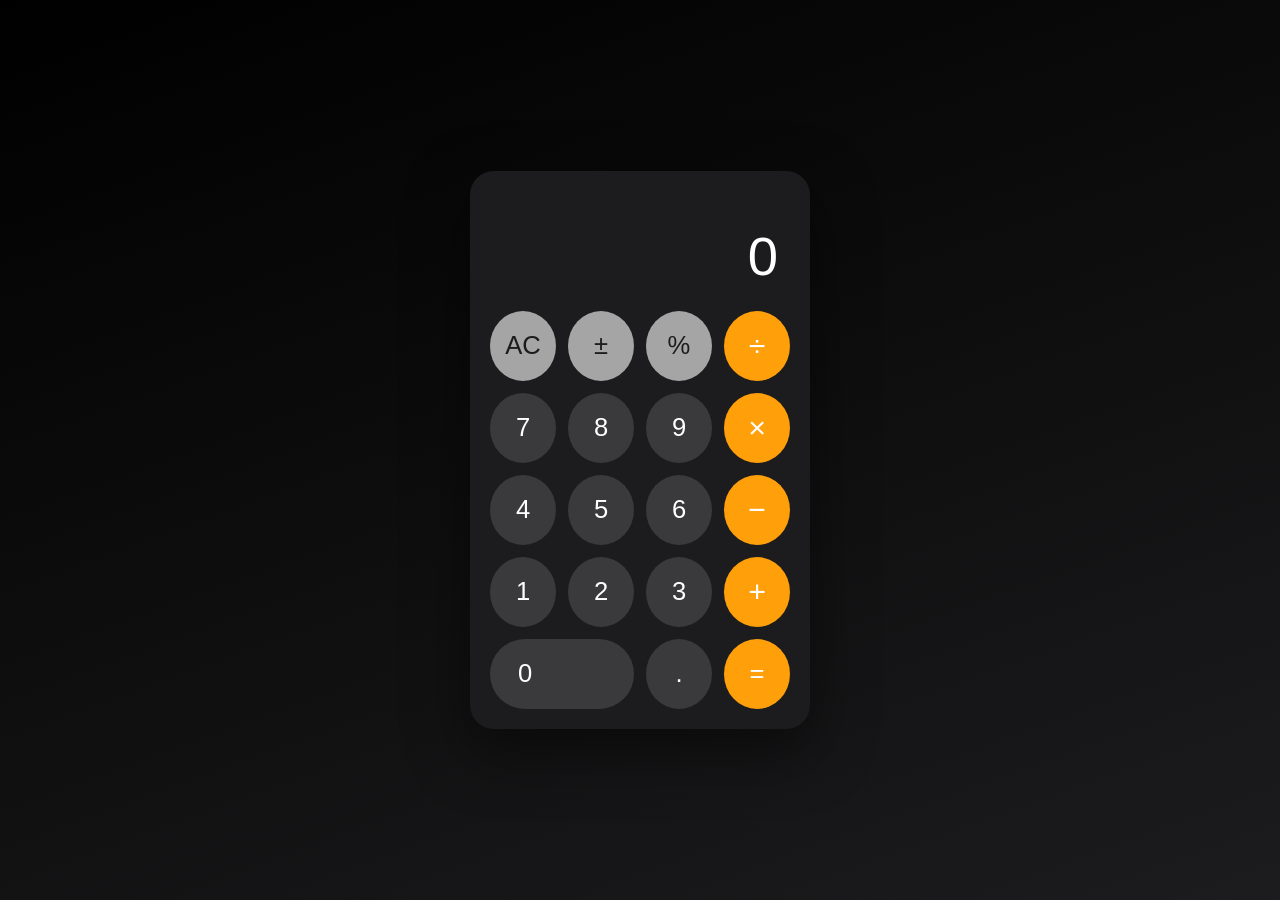
<file: index.html>
<!DOCTYPE html>
<html lang="en">
<head>
  <meta charset="UTF-8" />
  <meta name="viewport" content="width=device-width, initial-scale=1.0" />
  <title>Calculator</title>
  <link rel="stylesheet" href="style.css" />
</head>
<body>
  <main class="calculator" role="application" aria-label="Calculator">
    <div class="display">
      <div class="display__history" id="history" aria-hidden="true"></div>
      <div class="display__current" id="current" aria-live="polite">0</div>
    </div>

    <div class="keys">
      <button class="key key--action" data-action="clear">AC</button>
      <button class="key key--action" data-action="sign">±</button>
      <button class="key key--action" data-action="percent">%</button>
      <button class="key key--operator" data-operator="/">÷</button>

      <button class="key" data-digit="7">7</button>
      <button class="key" data-digit="8">8</button>
      <button class="key" data-digit="9">9</button>
      <button class="key key--operator" data-operator="*">×</button>

      <button class="key" data-digit="4">4</button>
      <button class="key" data-digit="5">5</button>
      <button class="key" data-digit="6">6</button>
      <button class="key key--operator" data-operator="-">−</button>

      <button class="key" data-digit="1">1</button>
      <button class="key" data-digit="2">2</button>
      <button class="key" data-digit="3">3</button>
      <button class="key key--operator" data-operator="+">+</button>

      <button class="key key--zero" data-digit="0">0</button>
      <button class="key" data-action="decimal">.</button>
      <button class="key key--equals" data-action="equals">=</button>
    </div>
  </main>

  <script src="script.js"></script>
</body>
</html>
</file>
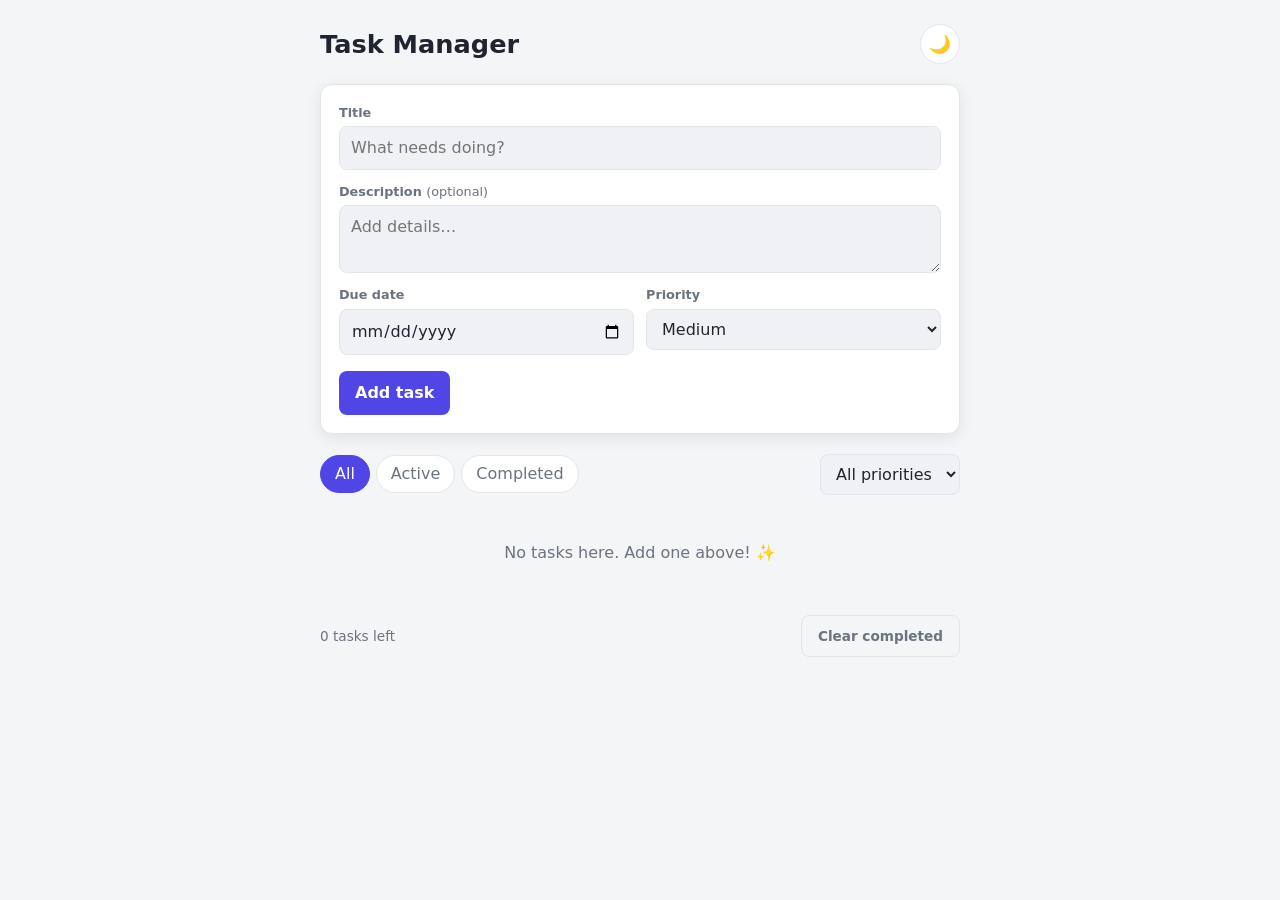
<file: task-manager/index.html>
<!DOCTYPE html>
<html lang="en">
<head>
  <meta charset="UTF-8" />
  <meta name="viewport" content="width=device-width, initial-scale=1.0" />
  <title>Task Manager</title>
  <link rel="stylesheet" href="styles.css" />
</head>
<body>
  <div class="app">
    <header class="app-header">
      <h1>Task Manager</h1>
      <button id="theme-toggle" class="theme-toggle" type="button" aria-label="Toggle theme">🌙</button>
    </header>

    <!-- New / edit task form -->
    <form id="task-form" class="task-form" autocomplete="off">
      <input type="hidden" id="task-id" />
      <div class="field">
        <label for="title">Title</label>
        <input type="text" id="title" placeholder="What needs doing?" required />
      </div>

      <div class="field">
        <label for="description">Description <span class="optional">(optional)</span></label>
        <textarea id="description" rows="2" placeholder="Add details…"></textarea>
      </div>

      <div class="field-row">
        <div class="field">
          <label for="due-date">Due date</label>
          <input type="date" id="due-date" />
        </div>
        <div class="field">
          <label for="priority">Priority</label>
          <select id="priority">
            <option value="Low">Low</option>
            <option value="Medium" selected>Medium</option>
            <option value="High">High</option>
          </select>
        </div>
      </div>

      <div class="form-actions">
        <button type="submit" id="submit-btn" class="btn btn-primary">Add task</button>
        <button type="button" id="cancel-btn" class="btn btn-ghost hidden">Cancel</button>
      </div>
    </form>

    <!-- Filters -->
    <div class="filters">
      <div class="filter-group" role="group" aria-label="Filter by status">
        <button class="filter-btn active" data-filter-type="status" data-filter="all">All</button>
        <button class="filter-btn" data-filter-type="status" data-filter="active">Active</button>
        <button class="filter-btn" data-filter-type="status" data-filter="completed">Completed</button>
      </div>
      <div class="filter-group" role="group" aria-label="Filter by priority">
        <label for="priority-filter" class="sr-only">Filter by priority</label>
        <select id="priority-filter">
          <option value="all">All priorities</option>
          <option value="Low">Low</option>
          <option value="Medium">Medium</option>
          <option value="High">High</option>
        </select>
      </div>
    </div>

    <!-- Task list -->
    <ul id="task-list" class="task-list" aria-live="polite"></ul>
    <p id="empty-state" class="empty-state hidden">No tasks here. Add one above! ✨</p>

    <footer class="app-footer">
      <span id="task-count">0 tasks</span>
      <button id="clear-completed" class="btn btn-ghost">Clear completed</button>
    </footer>
  </div>

  <script src="app.js"></script>
</body>
</html>
</file>
<file: style.css>
:root {
  --bg: #1c1c1e;
  --panel: #2c2c2e;
  --key: #3a3a3c;
  --key-hover: #4a4a4c;
  --action: #a5a5a5;
  --action-text: #1c1c1e;
  --operator: #ff9f0a;
  --operator-hover: #ffb340;
  --text: #ffffff;
  --muted: #8e8e93;
}

* {
  box-sizing: border-box;
  margin: 0;
  padding: 0;
}

body {
  min-height: 100vh;
  display: flex;
  align-items: center;
  justify-content: center;
  background: linear-gradient(160deg, #000000, #1c1c1e);
  font-family: -apple-system, BlinkMacSystemFont, "Segoe UI", Roboto, sans-serif;
  padding: 1rem;
}

.calculator {
  width: 100%;
  max-width: 340px;
  background: var(--bg);
  border-radius: 24px;
  padding: 20px;
  box-shadow: 0 20px 60px rgba(0, 0, 0, 0.5);
}

.display {
  padding: 12px 12px 24px;
  text-align: right;
  overflow: hidden;
}

.display__history {
  min-height: 24px;
  color: var(--muted);
  font-size: 1.1rem;
  word-break: break-all;
}

.display__current {
  color: var(--text);
  font-size: 3.4rem;
  font-weight: 300;
  line-height: 1.1;
  word-break: break-all;
}

.keys {
  display: grid;
  grid-template-columns: repeat(4, 1fr);
  gap: 12px;
}

.key {
  height: 70px;
  border: none;
  border-radius: 50%;
  background: var(--key);
  color: var(--text);
  font-size: 1.6rem;
  cursor: pointer;
  transition: background 0.15s ease, transform 0.05s ease;
  user-select: none;
}

.key:hover { background: var(--key-hover); }
.key:active { transform: scale(0.94); }

.key--action {
  background: var(--action);
  color: var(--action-text);
  font-weight: 500;
}
.key--action:hover { background: #bcbcbc; }

.key--operator {
  background: var(--operator);
  font-size: 1.9rem;
}
.key--operator:hover { background: var(--operator-hover); }
.key--operator.is-active {
  background: var(--text);
  color: var(--operator);
}

.key--zero {
  grid-column: span 2;
  border-radius: 35px;
  text-align: left;
  padding-left: 28px;
}

.key--equals {
  background: var(--operator);
}
.key--equals:hover { background: var(--operator-hover); }
</file>
<file: task-manager/styles.css>
:root {
  --bg: #f4f5f7;
  --surface: #ffffff;
  --surface-2: #f0f1f4;
  --text: #1f2430;
  --text-muted: #6b7280;
  --border: #e2e5ea;
  --primary: #4f46e5;
  --primary-hover: #4338ca;
  --danger: #dc2626;
  --prio-low: #16a34a;
  --prio-medium: #d97706;
  --prio-high: #dc2626;
  --shadow: 0 4px 16px rgba(0, 0, 0, 0.08);
  --radius: 12px;
}

[data-theme="dark"] {
  --bg: #14161c;
  --surface: #1e2129;
  --surface-2: #262a34;
  --text: #e5e7eb;
  --text-muted: #9ca3af;
  --border: #333844;
  --primary: #6366f1;
  --primary-hover: #818cf8;
  --danger: #ef4444;
  --shadow: 0 4px 20px rgba(0, 0, 0, 0.4);
}

* {
  box-sizing: border-box;
  margin: 0;
  padding: 0;
}

body {
  font-family: system-ui, -apple-system, "Segoe UI", Roboto, sans-serif;
  background: var(--bg);
  color: var(--text);
  line-height: 1.5;
  padding: 24px 16px;
  transition: background 0.2s, color 0.2s;
}

.sr-only {
  position: absolute;
  width: 1px;
  height: 1px;
  padding: 0;
  overflow: hidden;
  clip: rect(0, 0, 0, 0);
  white-space: nowrap;
  border: 0;
}

.hidden {
  display: none !important;
}

.app {
  max-width: 640px;
  margin: 0 auto;
}

.app-header {
  display: flex;
  align-items: center;
  justify-content: space-between;
  margin-bottom: 20px;
}

.app-header h1 {
  font-size: 1.6rem;
  font-weight: 700;
}

.theme-toggle {
  background: var(--surface);
  border: 1px solid var(--border);
  border-radius: 50%;
  width: 40px;
  height: 40px;
  font-size: 1.1rem;
  cursor: pointer;
  transition: transform 0.15s;
}

.theme-toggle:hover {
  transform: scale(1.08);
}

/* Form */
.task-form {
  background: var(--surface);
  border: 1px solid var(--border);
  border-radius: var(--radius);
  box-shadow: var(--shadow);
  padding: 18px;
  margin-bottom: 20px;
}

.field {
  margin-bottom: 12px;
  display: flex;
  flex-direction: column;
  flex: 1;
}

.field label {
  font-size: 0.8rem;
  font-weight: 600;
  color: var(--text-muted);
  margin-bottom: 4px;
}

.field .optional {
  font-weight: 400;
}

.field-row {
  display: flex;
  gap: 12px;
}

input,
textarea,
select {
  font: inherit;
  color: var(--text);
  background: var(--surface-2);
  border: 1px solid var(--border);
  border-radius: 8px;
  padding: 9px 11px;
  width: 100%;
  transition: border-color 0.15s;
}

input:focus,
textarea:focus,
select:focus {
  outline: none;
  border-color: var(--primary);
}

textarea {
  resize: vertical;
}

.form-actions {
  display: flex;
  gap: 10px;
  margin-top: 4px;
}

.btn {
  font: inherit;
  font-weight: 600;
  border: none;
  border-radius: 8px;
  padding: 10px 16px;
  cursor: pointer;
  transition: background 0.15s, opacity 0.15s;
}

.btn-primary {
  background: var(--primary);
  color: #fff;
}

.btn-primary:hover {
  background: var(--primary-hover);
}

.btn-ghost {
  background: transparent;
  color: var(--text-muted);
  border: 1px solid var(--border);
}

.btn-ghost:hover {
  color: var(--text);
  border-color: var(--text-muted);
}

/* Filters */
.filters {
  display: flex;
  justify-content: space-between;
  align-items: center;
  gap: 12px;
  margin-bottom: 14px;
  flex-wrap: wrap;
}

.filter-group {
  display: flex;
  gap: 6px;
}

.filter-btn {
  font: inherit;
  background: var(--surface);
  border: 1px solid var(--border);
  color: var(--text-muted);
  border-radius: 999px;
  padding: 6px 14px;
  cursor: pointer;
  transition: all 0.15s;
}

.filter-btn.active {
  background: var(--primary);
  color: #fff;
  border-color: var(--primary);
}

#priority-filter {
  width: auto;
}

/* Task list */
.task-list {
  list-style: none;
  display: flex;
  flex-direction: column;
  gap: 10px;
}

.task {
  background: var(--surface);
  border: 1px solid var(--border);
  border-left: 4px solid var(--border);
  border-radius: var(--radius);
  box-shadow: var(--shadow);
  padding: 14px 16px;
  display: flex;
  align-items: flex-start;
  gap: 12px;
}

.task.prio-Low { border-left-color: var(--prio-low); }
.task.prio-Medium { border-left-color: var(--prio-medium); }
.task.prio-High { border-left-color: var(--prio-high); }

.task-checkbox {
  width: 20px;
  height: 20px;
  margin-top: 2px;
  flex-shrink: 0;
  cursor: pointer;
  accent-color: var(--primary);
}

.task-body {
  flex: 1;
  min-width: 0;
}

.task-title {
  font-weight: 600;
  word-break: break-word;
}

.task.completed .task-title {
  text-decoration: line-through;
  color: var(--text-muted);
}

.task-desc {
  font-size: 0.88rem;
  color: var(--text-muted);
  margin-top: 2px;
  word-break: break-word;
}

.task-meta {
  display: flex;
  gap: 8px;
  flex-wrap: wrap;
  margin-top: 8px;
  font-size: 0.75rem;
}

.badge {
  padding: 2px 8px;
  border-radius: 999px;
  background: var(--surface-2);
  color: var(--text-muted);
  border: 1px solid var(--border);
}

.badge.prio-Low { color: var(--prio-low); }
.badge.prio-Medium { color: var(--prio-medium); }
.badge.prio-High { color: var(--prio-high); }

.badge.overdue {
  color: var(--danger);
  border-color: var(--danger);
}

.task-actions {
  display: flex;
  gap: 4px;
  flex-shrink: 0;
}

.icon-btn {
  background: transparent;
  border: none;
  cursor: pointer;
  font-size: 1rem;
  padding: 4px 6px;
  border-radius: 6px;
  color: var(--text-muted);
  transition: background 0.15s, color 0.15s;
}

.icon-btn:hover {
  background: var(--surface-2);
  color: var(--text);
}

.empty-state {
  text-align: center;
  color: var(--text-muted);
  padding: 32px 0;
}

.app-footer {
  display: flex;
  justify-content: space-between;
  align-items: center;
  margin-top: 18px;
  color: var(--text-muted);
  font-size: 0.85rem;
}

@media (max-width: 480px) {
  .field-row {
    flex-direction: column;
    gap: 0;
  }
}
</file>
